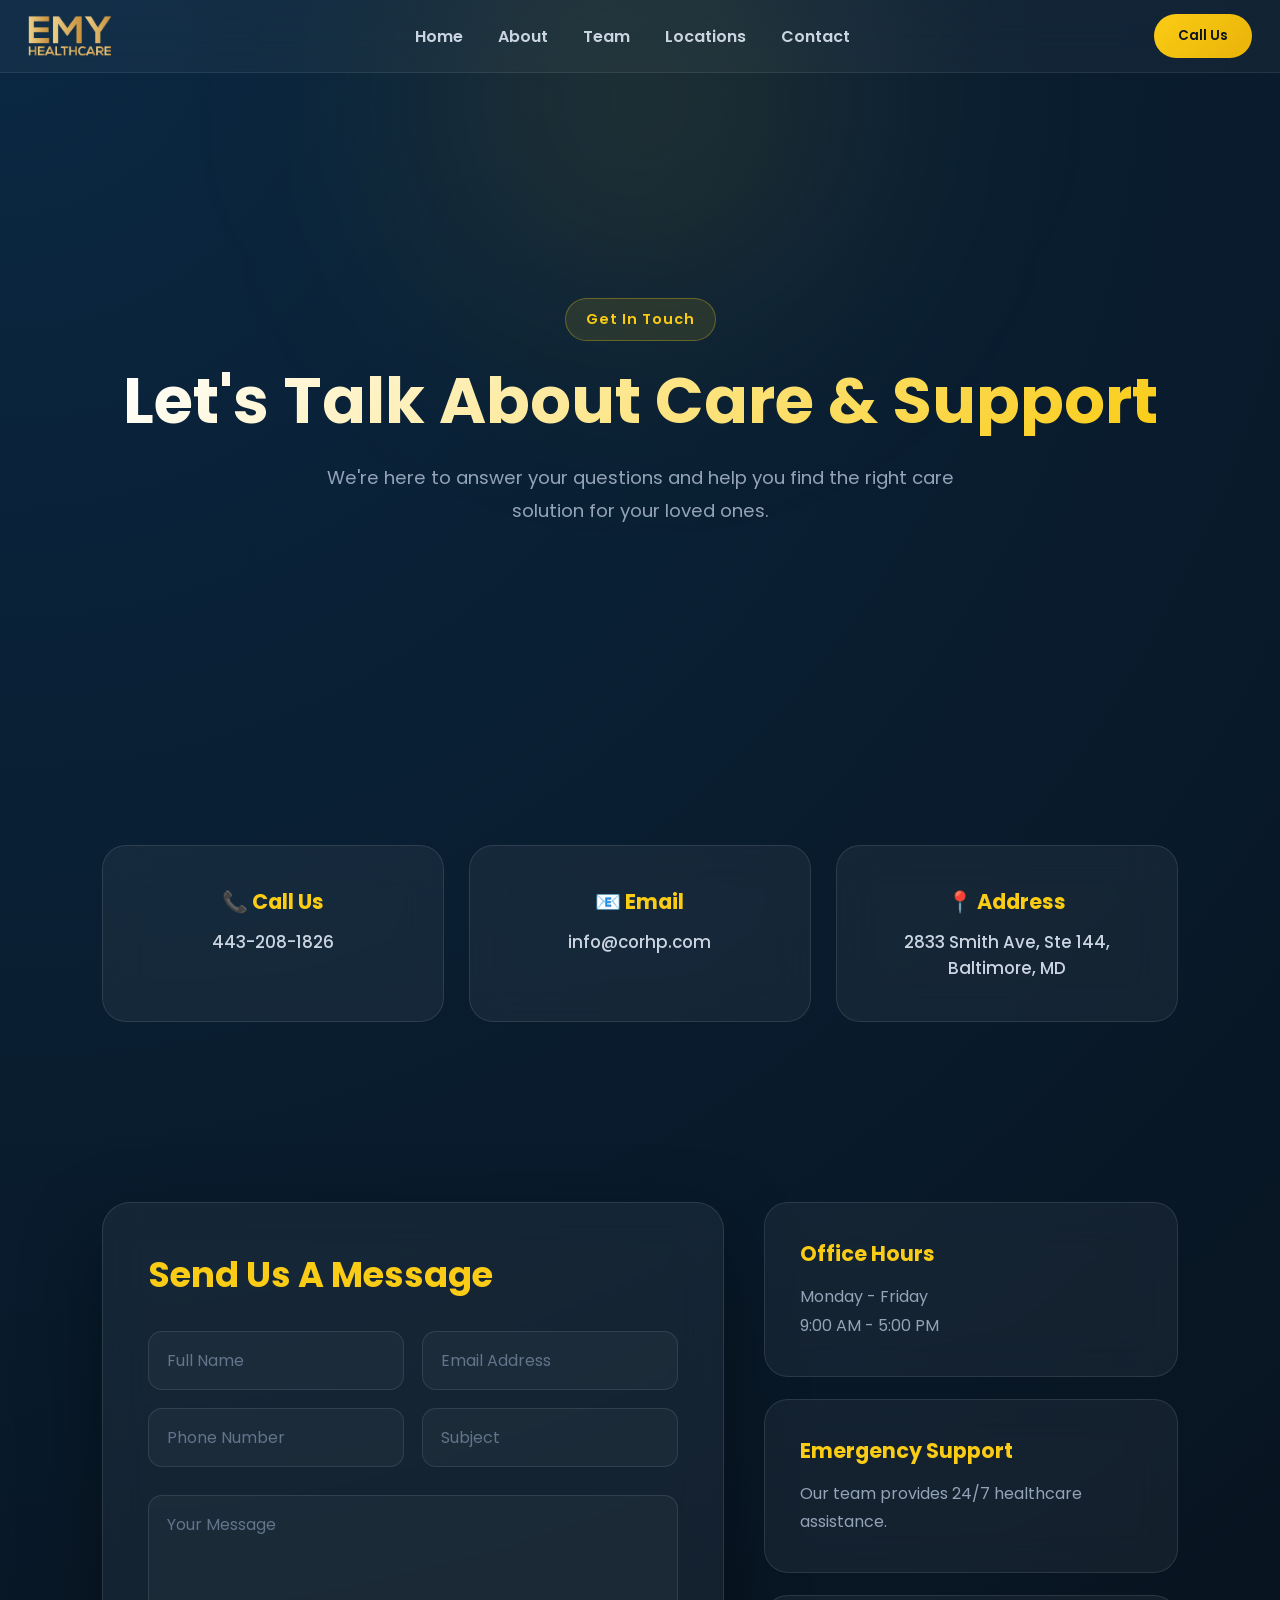
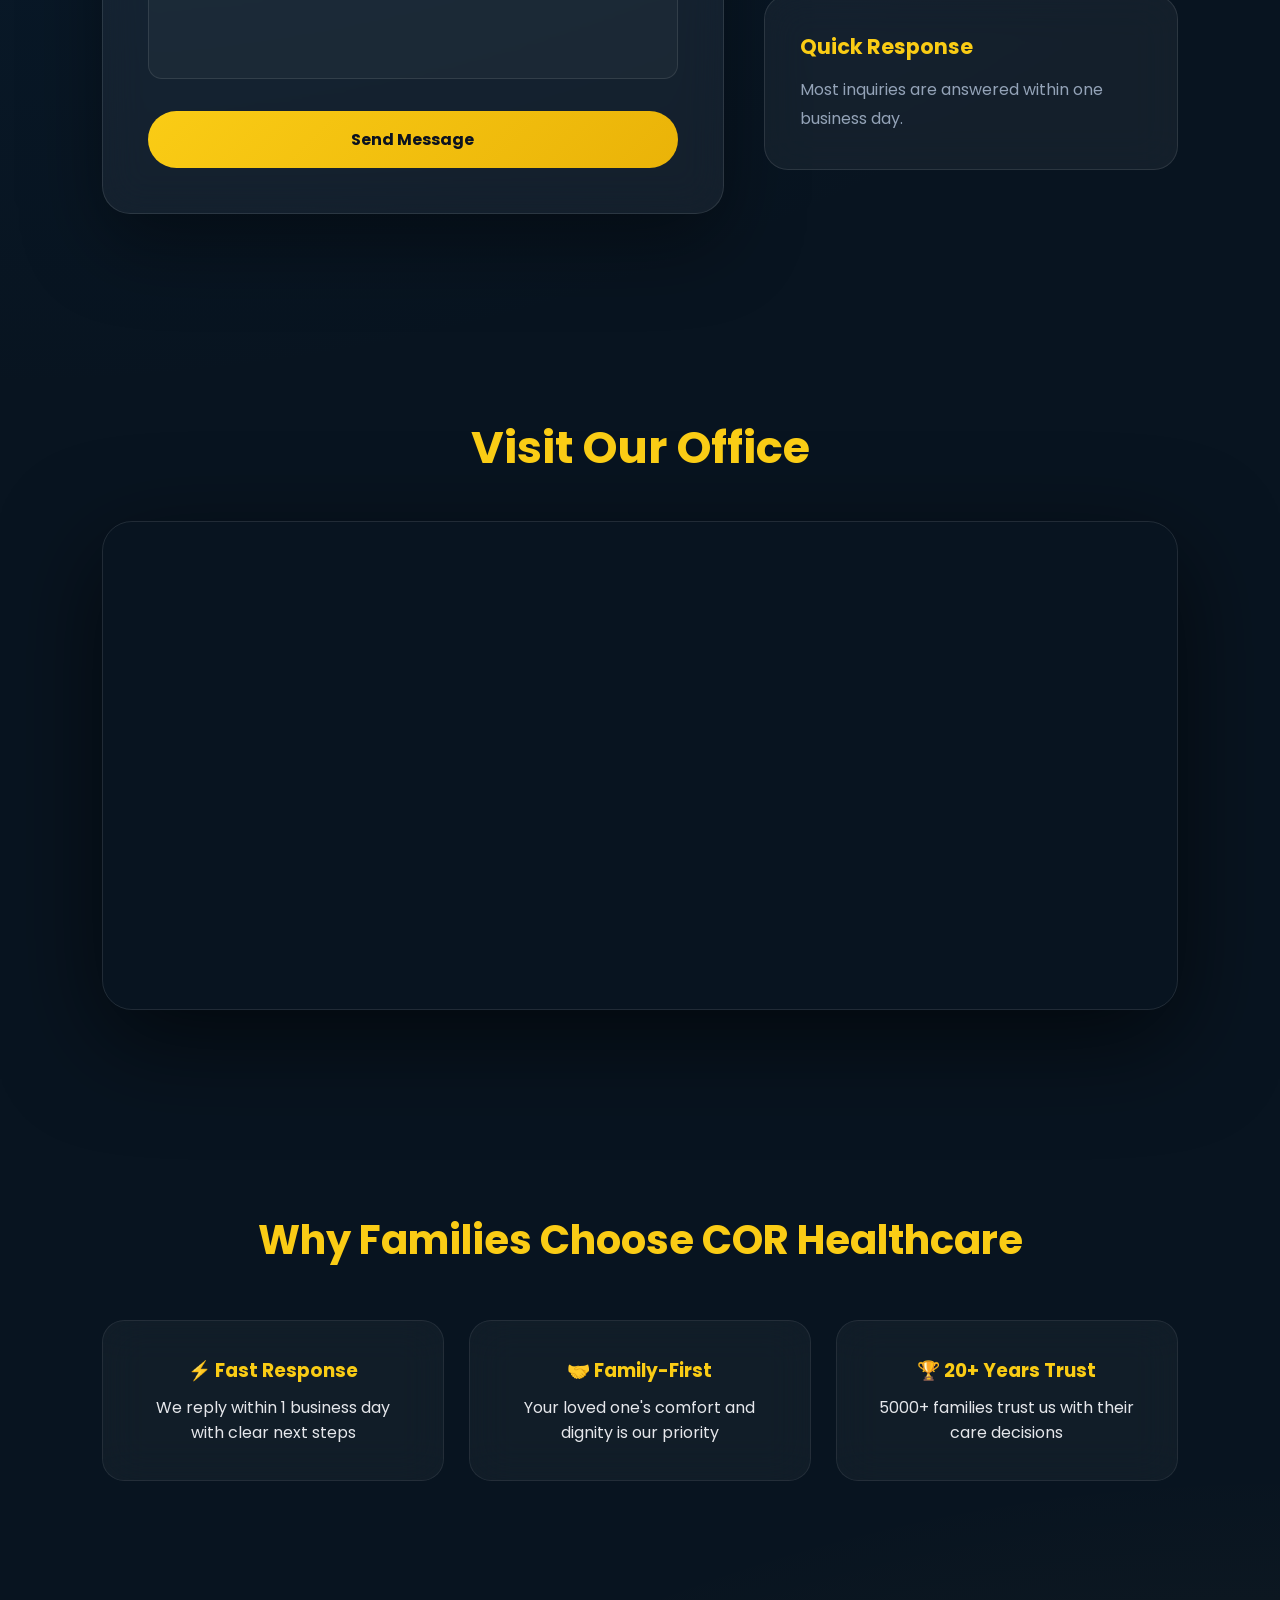
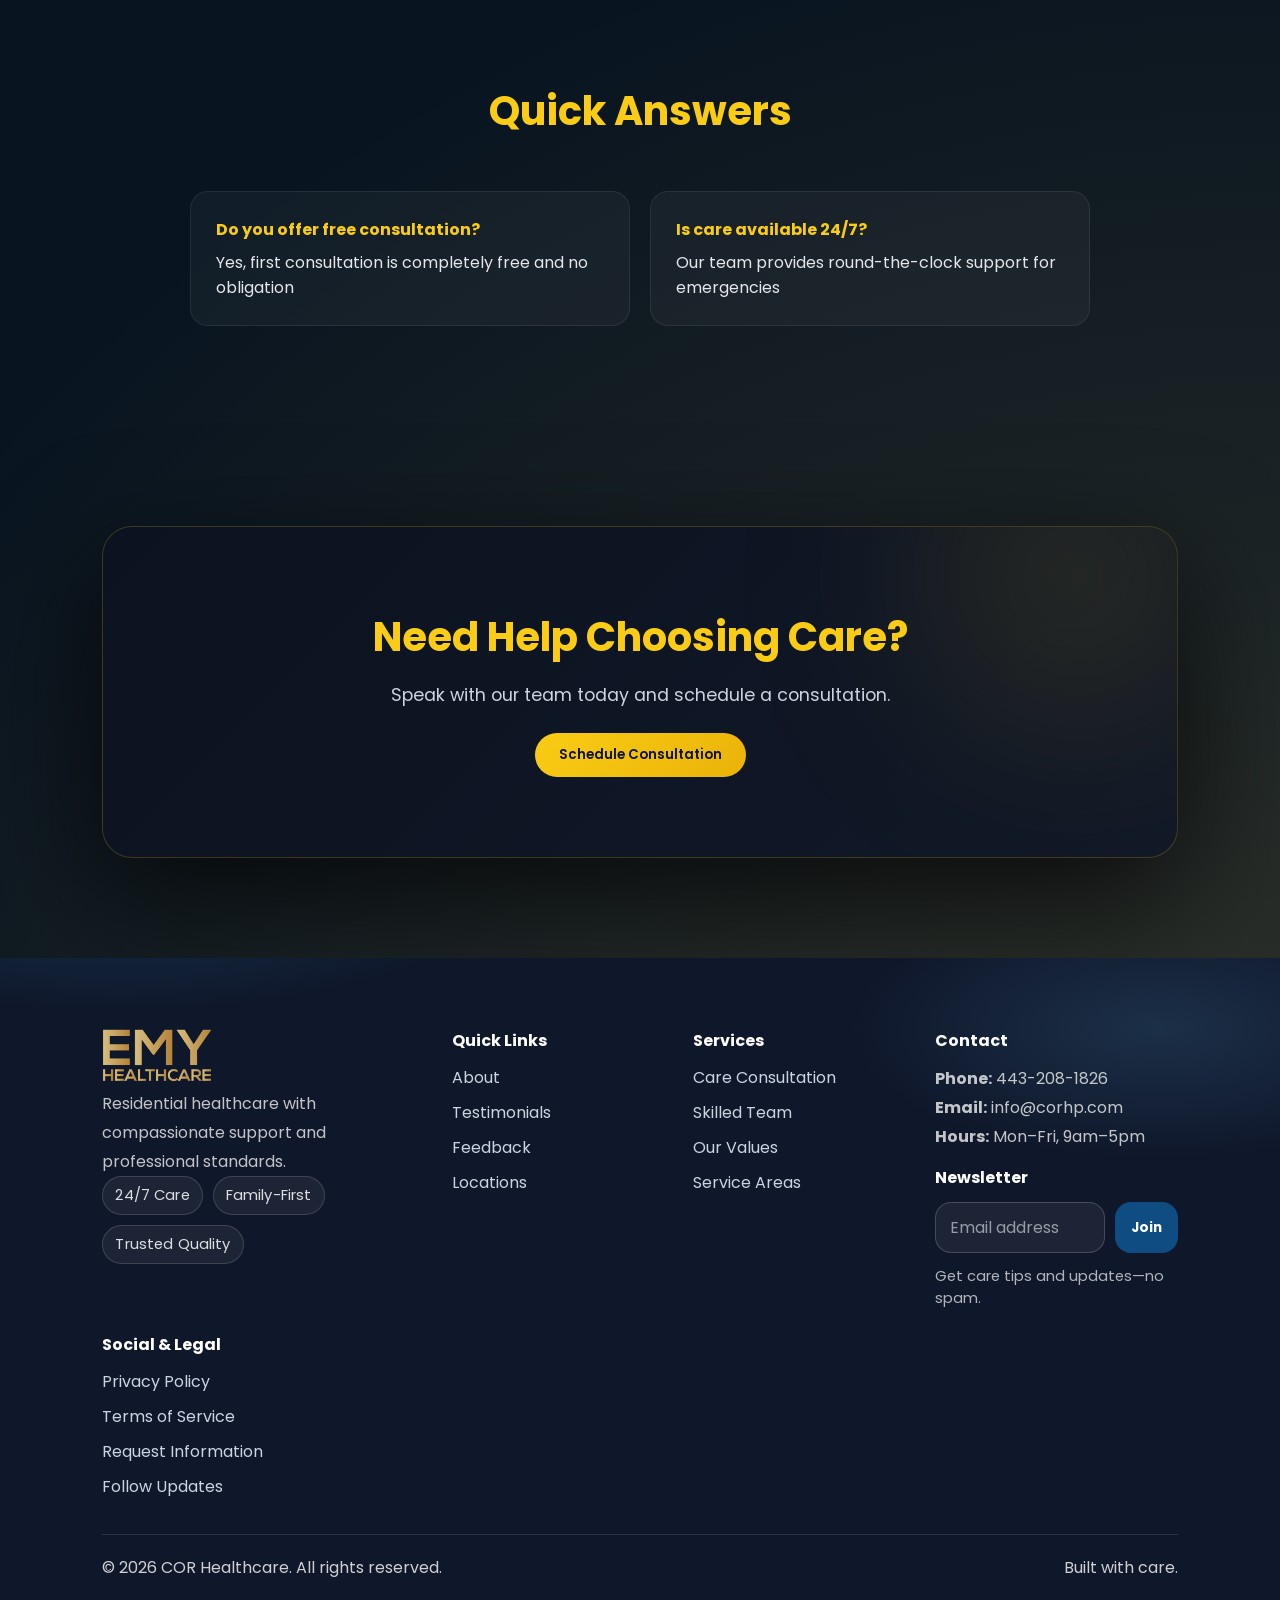
<file: contact.html>
<!DOCTYPE html>
<html lang="en">
<head>
<meta charset="UTF-8">
<meta name="viewport" content="width=device-width, initial-scale=1.0">

<title>Contact Us | COR Healthcare</title>

<link rel="stylesheet" href="contact.css">

<link href="https://fonts.googleapis.com/css2?family=Poppins:wght@300;400;500;600;700;800&display=swap" rel="stylesheet">
</head>

<body>

<!-- NAVBAR -->

<nav class="navbar">

  <div class="logo">
    <img src="logohealth.png" alt="">
  </div>

  <button class="menu-btn" type="button" aria-label="Open menu" aria-expanded="false" aria-controls="nav-links">
    <span class="menu-icon" aria-hidden="true"></span>
  </button>

  <ul id="nav-links" class="nav-links">
    <li><a href="index.html">Home</a></li>
    <li><a href="about.html">About</a></li>
    <li><a href="team.html">Team</a></li>
    <li><a href="locations.html">Locations</a></li>
    <li><a href="contact.html">Contact</a></li>
  </ul>

  <a href="contact.html">
    <button class="nav-btn">Call Us</button>
  </a>

</nav>

<!-- HERO -->

<section class="contact-hero">

<div class="hero-content reveal">

<span class="tag">
Get In Touch
</span>

<h1>
Let's Talk About
Care & Support
</h1>

<p>
We're here to answer your questions and help
you find the right care solution for your loved ones.
</p>

</div>

</section>

<!-- CONTACT INFO -->

<section class="contact-info">

<div class="info-card reveal">
<h3>📞 Call Us</h3>
<p>443-208-1826</p>
</div>

<div class="info-card reveal">
<h3>📧 Email</h3>
<p>info@corhp.com</p>
</div>

<div class="info-card reveal">
<h3>📍 Address</h3>
<p>2833 Smith Ave, Ste 144, Baltimore, MD</p>
</div>

</section>

<!-- CONTACT SECTION -->

<section class="contact-section">

<div class="contact-grid">

<!-- FORM -->

<div class="contact-form reveal">

<h2>
Send Us A Message
</h2>

<form id="contactForm">

<div class="row">
<input type="text" placeholder="Full Name" required>
<input type="email" placeholder="Email Address" required>
</div>

<div class="row">
<input type="tel" placeholder="Phone Number" required>
<input type="text" placeholder="Subject" required>
</div>

<textarea
placeholder="Your Message"
rows="6"
required>
</textarea>

<button type="submit" class="submit-btn">
Send Message
</button>

</form>

<div id="successMessage"></div>

</div>

<!-- SIDEBAR -->

<div class="contact-side reveal">

<div class="side-card">

<h3>Office Hours</h3>

<p>Monday - Friday</p>
<p>9:00 AM - 5:00 PM</p>

</div>

<div class="side-card">

<h3>Emergency Support</h3>

<p>
Our team provides
24/7 healthcare assistance.
</p>

</div>

<div class="side-card">

<h3>Quick Response</h3>

<p>
Most inquiries are answered
within one business day.
</p>

</div>

</div>

</div>

</section>

<!-- MAP -->

<section class="map-section reveal">

<h2>
Visit Our Office
</h2>

<div class="map-container">

<iframe
src="https://maps.google.com/maps?q=2833%20Smith%20Ave%20Baltimore%20MD&t=&z=13&ie=UTF8&iwloc=&output=embed"
allowfullscreen=""
loading="lazy">
</iframe>

</div>

</section>





<!-- WHY CHOOSE US - NEW SECTION -->
<section class="why-contact reveal">
  <div class="section-inner">
    <h2>Why Families Choose COR Healthcare</h2>
    <div class="why-grid">
      <div class="why-card">
        <h3>⚡ Fast Response</h3>
        <p>We reply within 1 business day with clear next steps</p>
      </div>
      <div class="why-card">
        <h3>🤝 Family-First</h3>
        <p>Your loved one's comfort and dignity is our priority</p>
      </div>
      <div class="why-card">
        <h3>🏆 20+ Years Trust</h3>
        <p>5000+ families trust us with their care decisions</p>
      </div>
    </div>
  </div>
</section>

<!-- FAQ MINI - NEW SECTION -->
<section class="faq-mini reveal">
  <div class="section-inner">
    <h2>Quick Answers</h2>
    <div class="faq-grid">
      <div class="faq-item">
        <h4>Do you offer free consultation?</h4>
        <p>Yes, first consultation is completely free and no obligation</p>
      </div>
      <div class="faq-item">
        <h4>Is care available 24/7?</h4>
        <p>Our team provides round-the-clock support for emergencies</p>
      </div>
    </div>
  </div>
</section>








<!-- CTA -->

<section class="cta reveal">

<div class="cta-box">

<h2>
Need Help Choosing Care?
</h2>

<p>
Speak with our team today and schedule a consultation.
</p>

<button class="nav-btn">
Schedule Consultation
</button>

</div>

</section>



<footer id="footer" class="footer">
    <div class="section-inner">
      <div class="footer-grid">
        <div class="footer-col reveal">
          <div class="footer-logo">
  <img src="logohealth.png" alt="COR Healthcare Logo" />
</div>
          <p>
            Residential healthcare with compassionate support and professional standards.
          </p>

          <div class="footer-badges" aria-label="Highlights">
            <span class="footer-badge">24/7 Care</span>
            <span class="footer-badge">Family-First</span>
            <span class="footer-badge">Trusted Quality</span>
          </div>
        </div>

        <div class="footer-col reveal">
          <h4>Quick Links</h4>
          <ul>
            <li><a href="#about">About</a></li>
            <li><a href="#testimonials">Testimonials</a></li>
            <li><a href="#feedback">Feedback</a></li>
            <li><a href="locations.html">Locations</a></li>
          </ul>
        </div>

        <div class="footer-col reveal">
          <h4>Services</h4>
          <ul>
            <li><a href="contact.html">Care Consultation</a></li>
            <li><a href="team.html">Skilled Team</a></li>
            <li><a href="about.html">Our Values</a></li>
            <li><a href="locations.html">Service Areas</a></li>
          </ul>
        </div>

        <div class="footer-col reveal">
          <h4>Contact</h4>
          <p class="contact-line"><strong>Phone:</strong> 443-208-1826</p>
          <p class="contact-line"><strong>Email:</strong> info@corhp.com</p>
          <p class="contact-line"><strong>Hours:</strong> Mon–Fri, 9am–5pm</p>

          <div class="footer-newsletter" style="margin-top:14px;">
            <h4 style="margin-bottom:0;">Newsletter</h4>
            <div class="newsletter-row">
              <input class="footer-input" type="email" placeholder="Email address" aria-label="Newsletter email" />
              <button class="footer-submit" type="button">Join</button>
            </div>
            <div style="color:rgba(255,255,255,0.68);font-size:0.92rem;line-height:1.5;">
              Get care tips and updates—no spam.
            </div>
          </div>
        </div>
      </div>

      <div style="margin-top:22px;" class="footer-col reveal">
        <h4>Social & Legal</h4>
        <ul>
          <li><a href="contact.html">Privacy Policy</a></li>
          <li><a href="contact.html">Terms of Service</a></li>
          <li><a href="contact.html">Request Information</a></li>
          <li><a href="contact.html">Follow Updates</a></li>
        </ul>
      </div>


      <div class="footer-bottom">
        <div class="reveal">© <span id="year"></span> COR Healthcare. All rights reserved.</div>
        <div class="reveal">Built with care.</div>
      </div>
    </div>
  </footer>


<script src="contact.js"></script>

</body>
</html>
</file>
<file: contact.css>
*{
  margin:0;
  padding:0;
  box-sizing:border-box;
  font-family:'Poppins',sans-serif;
}

html, body{
  overflow-x:hidden;
  scroll-behavior:smooth;
}

body{
  background:
    radial-gradient(circle at top left, rgba(15,76,129,0.35), transparent 40%),
    radial-gradient(circle at bottom right, rgba(244,201,93,0.22), transparent 35%),
    #081420;
  color:#e5e7eb;
}

/* ================= NAVBAR ================= */
.navbar{
  position:fixed;
  top:0;
  left:0;
  width:100%;
  padding:14px 28px;
  display:flex;
  justify-content:space-between;
  align-items:center;
  z-index:1000;
  background:rgba(255,255,255,0.04);
  backdrop-filter:blur(20px);
  border-bottom:1px solid rgba(255,255,255,0.08);
  transition:.3s ease;
}

.navbar.scrolled{
  background:rgba(3,7,18,0.85);
  backdrop-filter:blur(30px);
}

.logo img{
  height:42px;
  width:auto;
  max-width:140px;
  object-fit:contain;
  display:block;
}

.nav-links{
  display:flex;
  list-style:none;
  gap:35px;
}

.nav-links a{
  text-decoration:none;
  color:#cbd5e1;
  font-weight:600;
  position:relative;
  transition:.3s;
}

.nav-links a:hover{
  color:#facc15;
}

.nav-btn{
  background:linear-gradient(135deg,#facc15,#eab308);
  color:#0b1220;
  border:none;
  padding:12px 24px;
  border-radius:50px;
  cursor:pointer;
  font-weight:600;
  transition:.3s;
}

.nav-btn:hover{
  transform:translateY(-3px);
  box-shadow:0 15px 40px rgba(234,179,8,0.25);
}

/* HAMBURGER 3 LINES */
/* MOBILE MENU BUTTON - RIGHT CORNER */
.menu-btn{
  display:none;
  width:46px;
  height:40px;
  border-radius:12px;
  border:1px solid rgba(244,201,93,0.35);
  background:rgba(255,255,255,0.08);
  backdrop-filter: blur(10px);
  -webkit-backdrop-filter: blur(10px);
  cursor:pointer;
  align-items:center;
  justify-content:center;
  position:relative;
  flex-shrink:0;
}

/* 3 LINES HAMBURGER - EXACT */
.menu-icon{
  width:22px;
  height:16px;
  position:relative;
  display:block;
}

.menu-icon::before,
.menu-icon::after,
.menu-icon{
  content:"";
  position:absolute;
  left:0;
  right:0;
  height:2px;
  background:#f4c95d;
  border-radius:2px;
  transition:0.3s ease;
}

/* 3 lines ki spacing */
.menu-icon{ top:7px; } /* center line */
.menu-icon::before{ top:0; } /* upar wali */
.menu-icon::after{ bottom:0; } /* neeche wali */

/* CLICK PE X BAN JAYE */
.navbar.active .menu-icon{ background:transparent; }
.navbar.active .menu-icon::before{ top:7px; transform:rotate(45deg); }
.navbar.active .menu-icon::after{ bottom:7px; transform:rotate(-45deg); }

/* ================= HERO ================= */
.contact-hero{
  min-height:85vh;
  display:flex;
  justify-content:center;
  align-items:center;
  text-align:center;
  padding:160px 8% 100px;
  position:relative;
}

.contact-hero::before{
  content:'';
  position:absolute;
  width:600px;
  height:600px;
  background:radial-gradient(circle, rgba(250,204,21,0.15), transparent 70%);
  filter:blur(120px);
  top:-200px;
  z-index:-1;
}

.tag{
  background:rgba(250,204,21,0.1);
  padding:10px 20px;
  border-radius:30px;
  color:#facc15;
  font-weight:600;
  border:1px solid rgba(250,204,21,0.3);
  display:inline-block;
  letter-spacing:1px;
  font-size:0.9rem;
}

.hero-content h1{
  font-size:4rem;
  margin:25px 0;
  color:#ffffff;
  line-height:1.1;
  background:linear-gradient(135deg,#ffffff,#facc15);
  -webkit-background-clip:text;
  -webkit-text-fill-color:transparent;
}

.hero-content p{
  font-size:1.15rem;
  color:#94a3b8;
  line-height:1.8;
  max-width:650px;
  margin:auto;
}

/* ================= INFO CARDS - GLASS ================= */
.contact-info{
  padding:80px 8%;
  display:grid;
  grid-template-columns:repeat(3,1fr);
  gap:25px;
}

.info-card{
  background:rgba(255,255,255,0.05);
  backdrop-filter:blur(20px);
  padding:40px 30px;
  border-radius:24px;
  text-align:center;
  border:1px solid rgba(255,255,255,0.1);
  transition:.4s ease;
  position:relative;
  overflow:hidden;
}

.info-card::before{
  content:'';
  position:absolute;
  inset:0;
  background:radial-gradient(circle at top, rgba(250,204,21,0.15), transparent 60%);
  opacity:0;
  transition:0.4s;
}

.info-card:hover::before{
  opacity:1;
}

.info-card:hover{
  transform:translateY(-10px);
  border-color:rgba(250,204,21,0.4);
  box-shadow:0 30px 80px rgba(0,0,0,0.5);
}

.info-card h3{
  font-size:1.3rem;
  color:#facc15;
  margin-bottom:12px;
}

.info-card p{
  color:#cbd5e1;
  font-size:1.05rem;
  font-weight:500;
}

/* ================= CONTACT FORM ================= */
.contact-section{
  padding:100px 8%;
}

.contact-grid{
  display:grid;
  grid-template-columns:1.2fr 0.8fr;
  gap:40px;
}

.contact-form{
  background:rgba(255,255,255,0.05);
  backdrop-filter:blur(20px);
  padding:45px;
  border-radius:28px;
  border:1px solid rgba(255,255,255,0.1);
  box-shadow:0 30px 80px rgba(0,0,0,0.4);
}

.contact-form h2{
  font-size:2.2rem;
  color:#facc15;
  margin-bottom:30px;
}

.row{
  display:grid;
  grid-template-columns:1fr 1fr;
  gap:18px;
  margin-bottom:18px;
}

input, textarea{
  width:100%;
  padding:16px 18px;
  border-radius:14px;
  border:1px solid rgba(255,255,255,0.1);
  outline:none;
  font-size:1rem;
  background:rgba(255,255,255,0.03);
  color:#e5e7eb;
  transition:.3s;
}

input:focus, textarea:focus{
  border-color:#facc15;
  background:rgba(250,204,21,0.05);
  box-shadow:0 0 0 4px rgba(250,204,21,0.1);
}

input::placeholder, textarea::placeholder{
  color:#64748b;
}

textarea{
  margin-top:10px;
  resize:none;
}

.submit-btn{
  margin-top:25px;
  background:linear-gradient(135deg,#facc15,#eab308);
  color:#0b1220;
  padding:16px 35px;
  border:none;
  border-radius:50px;
  cursor:pointer;
  font-weight:700;
  font-size:1rem;
  transition:.3s;
  width:100%;
}

.submit-btn:hover{
  transform:translateY(-4px);
  box-shadow:0 20px 50px rgba(234,179,8,0.4);
}

/* SIDEBAR */
.contact-side{
  display:flex;
  flex-direction:column;
  gap:22px;
}

.side-card{
  background:rgba(255,255,255,0.05);
  backdrop-filter:blur(20px);
  padding:35px;
  border-radius:24px;
  border:1px solid rgba(255,255,255,0.1);
  transition:.4s;
}

.side-card:hover{
  transform:translateX(8px);
  border-color:rgba(250,204,21,0.3);
}

.side-card h3{
  color:#facc15;
  margin-bottom:14px;
  font-size:1.3rem;
}

.side-card p{
  color:#94a3b8;
  line-height:1.8;
}

/* ================= MAP ================= */
.map-section{
  padding:100px 8%;
  text-align:center;
}

.map-section h2{
  margin-bottom:40px;
  color:#facc15;
  font-size:2.8rem;
}

.map-container{
  border-radius:30px;
  overflow:hidden;
  box-shadow:0 30px 100px rgba(0,0,0,0.6);
  border:1px solid rgba(255,255,255,0.1);
}

.map-container iframe{
  width:100%;
  height:480px;
  border:none;
  filter:grayscale(0.2);
}

/* ================= CTA ================= */
.cta{
  padding:100px 8%;
}

.cta-box{
  background:linear-gradient(135deg,#0b1220,#111827);
  color:white;
  padding:80px;
  border-radius:30px;
  text-align:center;
  border:1px solid rgba(250,204,21,0.2);
  box-shadow:0 40px 120px rgba(0,0,0,0.7);
  position:relative;
  overflow:hidden;
}

.cta-box::before{
  content:'';
  position:absolute;
  width:400px;
  height:400px;
  background:radial-gradient(circle, rgba(250,204,21,0.2), transparent 70%);
  filter:blur(100px);
  top:-150px;
  right:-100px;
}

.cta-box h2{
  color:#facc15;
  font-size:2.5rem;
  margin-bottom:15px;
}

.cta-box p{
  color:#cbd5e1;
  font-size:1.1rem;
  margin-bottom:25px;
}

/* ================= REVEAL ================= */
.reveal{
  opacity:0;
  transform:translateY(40px);
  transition:.8s ease;
}

.reveal.active{
  opacity:1;
  transform:translateY(0);
}

/* ================= RESPONSIVE ================= */
@media(max-width:991px){
  /* NAVBAR MOBILE LAYOUT - HAMBURGER RIGHT */
  .navbar{
    padding:14px 20px;
    justify-content:flex-start;
  }
  
  .logo{ 
    order:1; 
    margin-right:auto; /* logo ko left push karega */
  }
  
  .menu-btn{ 
    display:inline-flex; 
    order:2; 
    margin-left:15px;
    flex-shrink:0;
  }
  
  /* SIRF NAVBAR WALA BUTTON HIDE */
  .navbar > a > .nav-btn{ display:none; }
  
  /* CTA WALA BUTTON SHOW ON MOBILE */
  .cta-box .nav-btn{
    display:block;
    width:100%;
    max-width:400px;
    margin:35px auto 0;
    padding:16px 28px;
    font-size:1.05rem;
  }
  
  .cta-box p{
    margin-bottom:30px;
  }
  
  /* MOBILE MENU DROPDOWN RIGHT SIDE */
  .nav-links{
    position:absolute;
    top:80px;
    right:20px;
    left:auto;
    transform:none;
    width:min(85vw, 320px);
    background:#0b1220;
    border:1px solid rgba(250,204,21,0.2);
    border-radius:18px;
    padding:12px;
    flex-direction:column;
    gap:12px;
    max-height:0;
    overflow:hidden;
    opacity:0;
    transition:.3s ease;
  }
  
  .nav-links.active{
    max-height:400px;
    opacity:1;
  }
  
  .contact-info{ grid-template-columns:1fr; }
  .contact-grid{ grid-template-columns:1fr; }
  .row{ grid-template-columns:1fr; }
  .hero-content h1{ font-size:3rem; }
}

@media(max-width:576px){
  .hero-content h1{ font-size:2.4rem; }
  .logo img{ height:38px; }
  .cta-box{ padding:50px 30px; }
  .cta-box .nav-btn{ 
    margin-top:30px;
    padding:15px 24px;
  }
  .contact-form{ padding:30px 20px; }
}
.why-contact, .faq-mini{
  padding:100px 8%;
  text-align:center;
}

.why-contact h2, .faq-mini h2{
  font-size:2.5rem;
  color:#facc15;
  margin-bottom:50px;
}

.why-grid{
  display:grid;
  grid-template-columns:repeat(3,1fr);
  gap:25px;
}

.why-card{
  background:rgba(255,255,255,0.04);
  backdrop-filter:blur(20px);
  padding:35px;
  border-radius:22px;
  border:1px solid rgba(255,255,255,0.08);
  transition:.4s;
}

.why-card:hover{
  transform:translateY(-8px);
  border-color:rgba(250,204,21,0.3);
}

.why-card h3{
  color:#facc15;
  margin-bottom:10px;
}

.faq-grid{
  display:grid;
  grid-template-columns:1fr 1fr;
  gap:20px;
  max-width:900px;
  margin:auto;
}

.faq-item{
  background:rgba(255,255,255,0.04);
  padding:25px;
  border-radius:18px;
  border:1px solid rgba(255,255,255,0.08);
  text-align:left;
}

.faq-item h4{
  color:#facc15;
  margin-bottom:8px;
}

@media(max-width:768px){
  .why-grid, .faq-grid{ grid-template-columns:1fr; }
}


.footer{
  padding:70px 8% 30px;
  background:#0F172A;
  color:white;
  position:relative;
  overflow:hidden;
}


.footer::before{
  content:'';
  position:absolute;
  inset:-100px;
  background:
    radial-gradient(700px 260px at 15% 0%, rgba(56,189,248,0.18), transparent 60%),
    radial-gradient(520px 220px at 85% 20%, rgba(103,195,255,0.14), transparent 60%);
  pointer-events:none;
}


.footer-grid{
  position:relative;
  z-index:1;
  display:grid;
  grid-template-columns:1.2fr 0.8fr 0.8fr 0.9fr;
  gap:26px;
}


.footer-col p{
  color:rgba(255,255,255,0.75);
  line-height:1.8;
}

.footer-logo img {
  height: 55px;
  opacity: 0.9;
  transition: 0.3s ease;
}

.footer-logo img:hover {
  opacity: 1;
  transform: scale(1.05);
}

.footer-col h4{
  margin-bottom:12px;
  color:#ffffff;
}

.footer-col ul{
  padding:0;
  list-style:none;
  display:flex;
  flex-direction:column;
  gap:10px;
}

.footer-col a{
  color:#CBD5E1;
  text-decoration:none;
  position:relative;
}

.footer-col a::after{
  content:'';
  position:absolute;
  left:0;
  bottom:-6px;
  width:0%;
  height:2px;
  color:#D4AF37;
  background:#67c3ff;
  transition:.3s;
}

.footer-col a:hover::after{
  width:100%;
}

.footer-bottom{
  margin-top:35px;
  display:flex;
  justify-content:space-between;
  gap:14px;
  padding-top:20px;
  border-top:1px solid rgba(255,255,255,0.12);
  color:rgba(255,255,255,0.8);
  flex-wrap:wrap;
}

.footer-bottom .reveal{
  opacity:1;
  transform:none;
  transition:none;
}

/* =========================
   RESPONSIVE NEW SECTIONS
========================= */
@media(max-width:992px){
  .about-grid{ grid-template-columns:1fr; }
  .about-media img{ height:360px; }
  .testimonial-grid{ grid-template-columns:1fr; }
  .feedback-grid{ grid-template-columns:1fr; }
  .footer-grid{ grid-template-columns:1fr; }
  .section-heading h2{ font-size:2.4rem; }
}

@media (prefers-reduced-motion: reduce) {
  .floating-card,
  .hero::before {
    animation: none !important;
  }
}


/* Footer newsletter */
.footer-newsletter{
  display:flex;
  flex-direction:column;
  gap:12px;
}

.newsletter-row{
  display:flex;
  gap:10px;
}

.footer-input{
  width:100%;
  padding:12px 14px;
  border-radius:16px;
  border:1px solid rgba(255,255,255,0.18);
  background:rgba(255,255,255,0.06);
  color:white;
  outline:none;
}

.footer-input::placeholder{ color:rgba(255,255,255,0.55); }

.footer-submit{
  background:#0f4c81;
  color:white;
  border:none;
  padding:12px 16px;
  border-radius:16px;
  cursor:pointer;
  font-weight:700;
  transition:.25s ease;
  white-space:nowrap;
}

.footer-submit:hover{ transform: translateY(-2px); box-shadow:0 14px 30px rgba(15,76,129,0.35); }

.footer-badges{
  display:flex;
  gap:10px;
  flex-wrap:wrap;
}

.footer-badge{
  border:1px solid rgba(255,255,255,0.14);
  background:rgba(255,255,255,0.06);
  padding:8px 12px;
  border-radius:999px;
  color:rgba(255,255,255,0.85);
  font-size:0.92rem;
  letter-spacing:0.01em;
}
</file>
